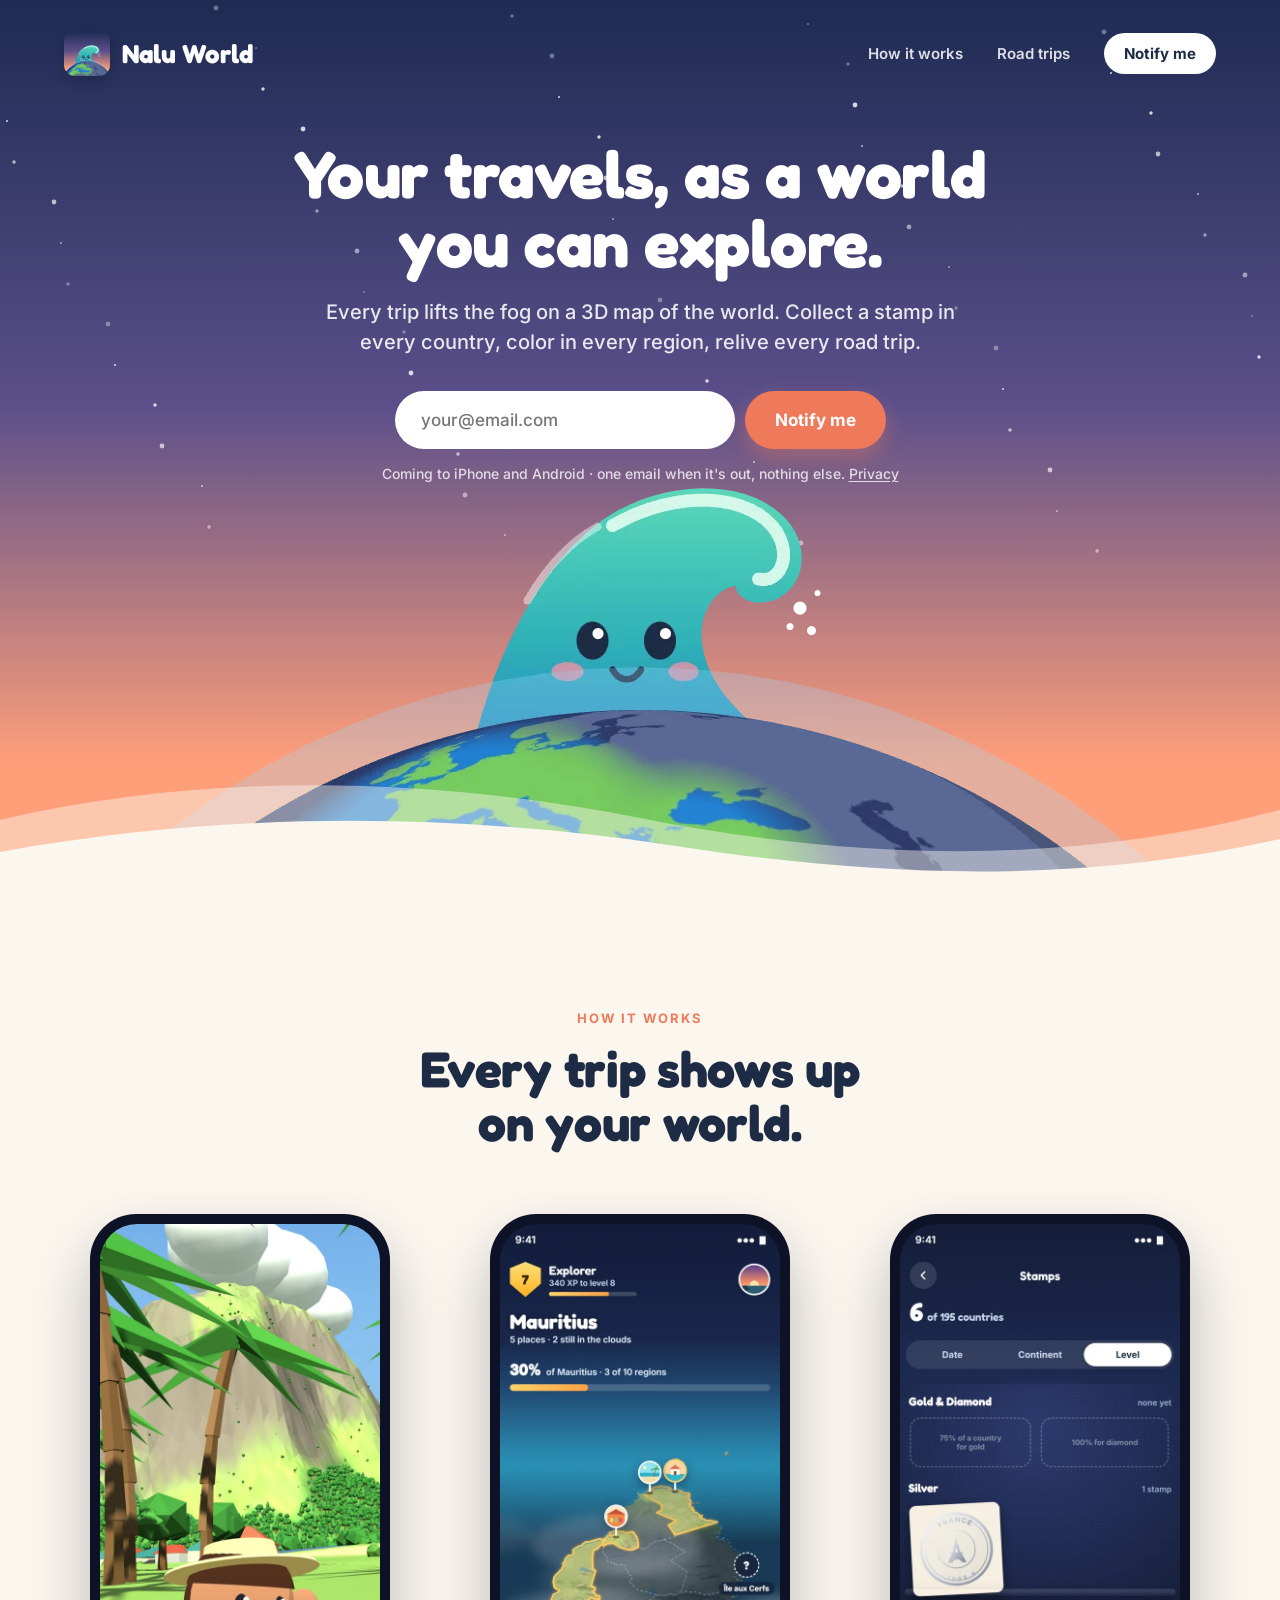
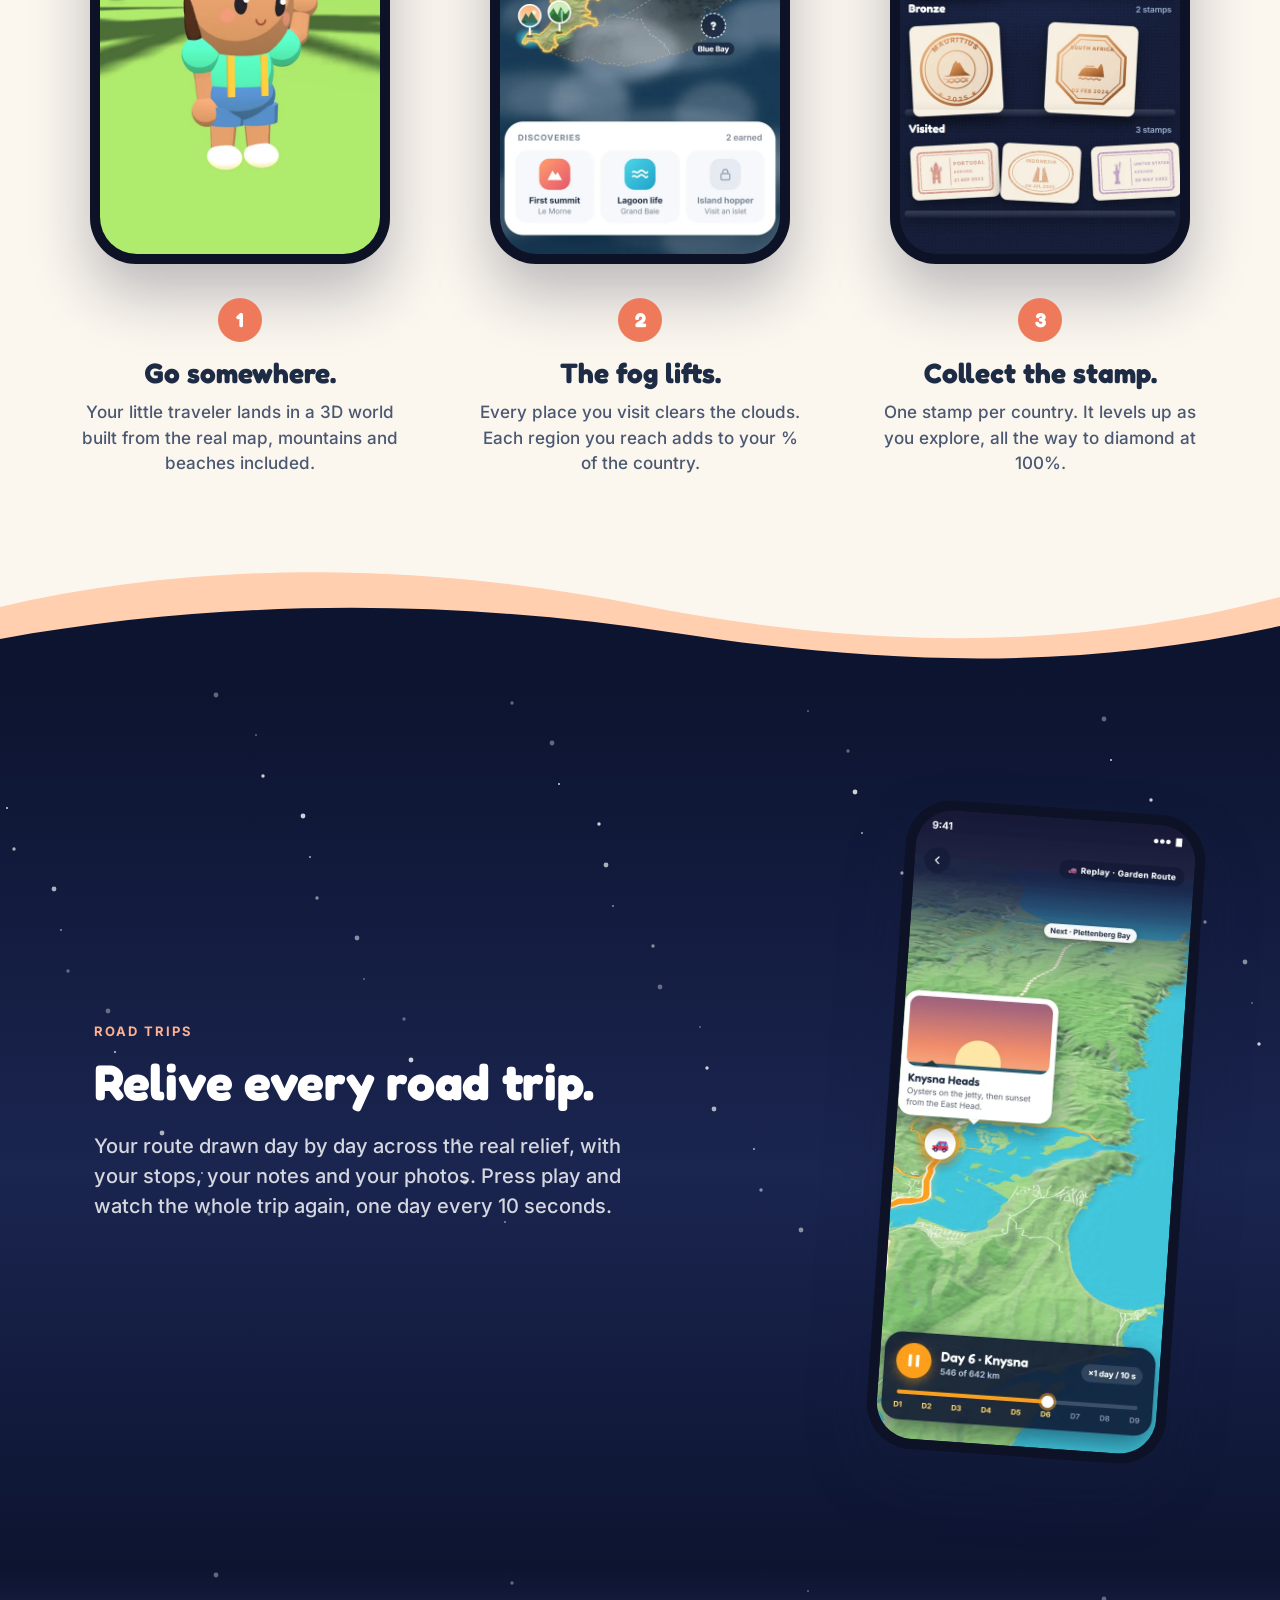
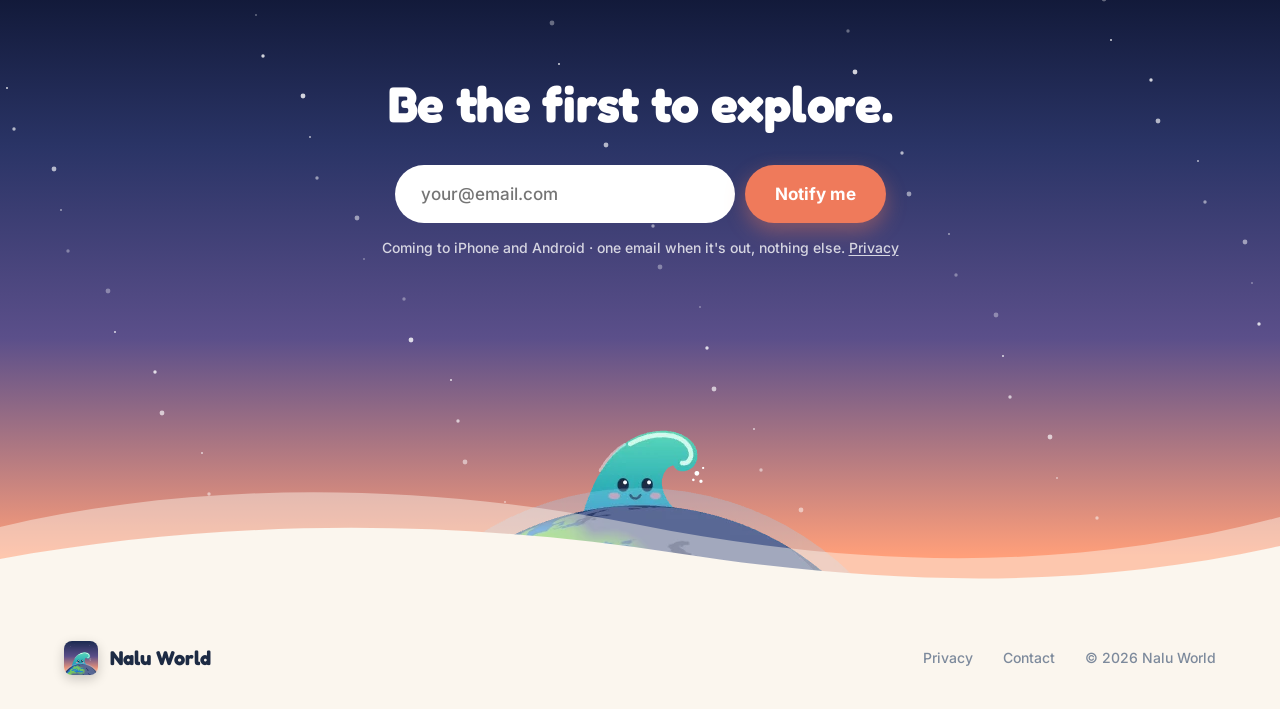
<file: index.html>
<!doctype html>
<html lang="en">
<head>
<meta charset="utf-8">
<meta name="viewport" content="width=device-width, initial-scale=1">
<title>Nalu World · Your travels, as a world you can explore</title>
<meta name="description" content="Every trip lifts the fog on a 3D map of the world. Collect a stamp in every country, color in every region, relive every road trip. Coming to iPhone and Android.">
<link rel="icon" type="image/png" href="img/favicon.png">
<link rel="apple-touch-icon" href="img/apple-touch-icon.png">
<meta property="og:title" content="Nalu World">
<meta property="og:description" content="Your travels, as a world you can explore. Coming to iPhone and Android.">
<meta property="og:image" content="https://naluworld.com/img/icon-512.png">
<link rel="stylesheet" href="fonts/fonts.css">
<style>
  :root{--navy:#1d2b44;--night:#0d1430;--cream:#fbf6ee;--coral:#ef7a5b;--ink:#4a5872;--dawn:linear-gradient(180deg,#1d2b52 0%,#5b4f8a 45%,#ff9f7a 85%)}
  *{box-sizing:border-box}
  html{scroll-behavior:smooth}
  body{margin:0;font-family:Inter,system-ui,sans-serif;color:var(--navy);background:var(--cream);-webkit-font-smoothing:antialiased}
  img{display:block;max-width:100%}
  a{color:inherit;text-decoration:none}
  section{position:relative;overflow:hidden}
  .stars{position:absolute;inset:0 0 auto 0;height:560px;background:url(img/stars.svg) center top/1440px 560px repeat-x;pointer-events:none}
  .wave{position:absolute;left:0;right:0;bottom:-1px;width:100%;height:130px;z-index:3;pointer-events:none}
  h1{margin:0;font:700 66px/1.04 Fredoka,sans-serif;letter-spacing:-.5px}
  h2{margin:0;font:700 50px/1.08 Fredoka,sans-serif;letter-spacing:-.3px}
  h3{margin:0;font:700 28px Fredoka,sans-serif}
  .sub{font:500 20px/1.5 Inter,sans-serif}
  .eyebrow{font:700 13px Inter,sans-serif;letter-spacing:2px;color:var(--coral);margin-bottom:16px}

  /* header */
  header{position:absolute;left:0;right:0;top:0;z-index:5;display:flex;align-items:center;justify-content:space-between;padding:30px 64px;color:#fff}
  .brand{display:flex;align-items:center;gap:12px;font:700 26px Fredoka,sans-serif}
  .brand img{width:46px;height:46px;border-radius:11px;box-shadow:0 4px 12px rgba(0,0,0,.2)}
  nav{display:flex;align-items:center;gap:34px;font:600 15px Inter,sans-serif}
  nav a:not(.pill){color:rgba(255,255,255,.85)}
  .pill{padding:11px 20px;border-radius:999px;font:700 15px Inter,sans-serif;background:#fff;color:var(--navy)}

  /* waitlist form */
  .join{display:flex;gap:10px;margin-top:34px;justify-content:center}
  .join input{width:340px;height:58px;border-radius:999px;border:0;padding:0 26px;font:500 17px Inter,sans-serif;color:var(--navy);background:#fff;outline:none}
  .join input:focus{box-shadow:0 0 0 3px rgba(255,255,255,.55)}
  .join button{height:58px;padding:0 30px;border-radius:999px;border:0;background:var(--coral);color:#fff;font:700 17px Inter,sans-serif;cursor:pointer;box-shadow:0 8px 20px rgba(239,122,91,.4)}
  .join button:hover{filter:brightness(1.06)}
  .note{font:500 14px Inter,sans-serif;margin-top:16px;color:rgba(255,255,255,.78)}
  .note a{text-decoration:underline;text-underline-offset:2px}
  .done{display:none;font:600 18px Inter,sans-serif;margin-top:34px}
  .joined .join{display:none}.joined .done{display:block}
  .trap{position:absolute;left:-9999px;width:1px;height:1px;opacity:0}
  .err{font:600 15px Inter,sans-serif;margin:14px 0 0;color:#fff}
  .join button:disabled{opacity:.7;cursor:default}

  /* 1. top */
  .hero{height:900px;background:var(--dawn);text-align:center;color:#fff}
  .hero .copy{position:relative;z-index:2;padding-top:140px}
  .hero .sub{color:rgba(255,255,255,.88);max-width:660px;margin:20px auto 0}
  .hero .art{position:absolute;left:50%;bottom:-310px;width:1600px;max-width:none;transform:translateX(-50%);z-index:1}

  /* 2. how it works */
  .how{padding:110px 24px 210px;text-align:center}
  .steps{display:flex;justify-content:center;gap:70px;margin-top:64px}
  .step{width:330px;display:flex;flex-direction:column;align-items:center}
  .phone{width:300px;aspect-ratio:300/650;border-radius:46px;background:#0d1226;padding:10px;box-shadow:0 30px 60px rgba(21,29,56,.28)}
  .phone img{width:100%;height:100%;border-radius:37px;object-fit:cover}
  .num{width:44px;height:44px;border-radius:50%;background:var(--coral);color:#fff;font:700 20px Fredoka,sans-serif;display:grid;place-items:center;margin:34px 0 14px}
  .step p{font:500 17px/1.5 Inter,sans-serif;color:var(--ink);margin:10px 0 0}

  /* 3. road trips */
  .road{background:linear-gradient(180deg,#0d1430 0%,#1a2550 55%,#0d1430 100%);color:#fff;padding:120px 0 110px}
  .road .inner{position:relative;z-index:2;max-width:1140px;margin:0 auto;padding:0 24px;display:flex;align-items:center;justify-content:space-between;gap:60px}
  .road .text{max-width:560px}
  .road .eyebrow{color:#ffb08f}
  .road .sub{color:rgba(255,255,255,.82);margin-top:22px}
  .road .phone{transform:rotate(4deg);flex:none}

  /* 4. last call */
  .last{height:640px;background:linear-gradient(180deg,#0d1430 0%,#2a3466 28%,#5b4f8a 58%,#ff9f7a 92%);text-align:center;color:#fff}
  .last .copy{position:relative;z-index:2;padding-top:110px}
  .last .art{position:absolute;left:50%;bottom:-320px;width:700px;max-width:none;transform:translateX(-50%);z-index:1}

  footer{display:flex;justify-content:space-between;align-items:center;padding:34px 64px;font:500 14px Inter,sans-serif;color:#7d8a9c}
  footer .brand{color:var(--navy);font-size:20px}
  footer .brand img{width:34px;height:34px;border-radius:8px}
  footer .links{display:flex;gap:30px}

  /* phones */
  @media (max-width:760px){
    header{padding:18px 16px}
    .brand{font-size:21px;gap:10px}.brand img{width:38px;height:38px;border-radius:9px}
    nav a:not(.pill){display:none}
    .pill{padding:9px 16px;font-size:14px}
    h1{font-size:40px}
    h2{font-size:34px}
    h3{font-size:24px}
    .sub{font-size:17px}
    .hero{height:auto;min-height:760px;padding:0 16px}
    .hero .copy{padding-top:112px}
    .join{flex-direction:column;align-items:stretch;max-width:420px;margin-left:auto;margin-right:auto;margin-top:26px}
    .join input,.join button{width:100%;height:54px}
    .hero .art{width:900px;bottom:-175px}
    .wave{height:70px}
    .how{padding:70px 16px 150px}
    .steps{flex-direction:column;align-items:center;gap:56px;margin-top:44px}
    .step{width:100%;max-width:340px}
    .phone{width:240px;border-radius:38px;padding:8px}
    .phone img{border-radius:31px}
    .road{padding:70px 0 80px}
    .road .inner{flex-direction:column;text-align:center;gap:44px;padding:0 16px}
    .last{height:600px;padding:0 16px}
    .last .copy{padding-top:80px}
    .last .art{width:560px;bottom:-256px}
    footer{flex-direction:column;gap:18px;padding:28px 16px}
    footer .links{gap:22px}
  }
</style>
</head>
<body>

<section class="hero">
  <div class="stars"></div>
  <header>
    <a class="brand" href="#"><img src="img/icon-512.png" alt="">Nalu World</a>
    <nav><a href="#how">How it works</a><a href="#road-trips">Road trips</a><a class="pill" href="#join">Notify me</a></nav>
  </header>
  <div class="copy" id="join">
    <h1>Your travels, as a world<br>you can explore.</h1>
    <p class="sub">Every trip lifts the fog on a 3D map of the world. Collect a stamp in every country, color in every region, relive every road trip.</p>
    <div class="signup">
      <form class="join" data-source="hero"><input type="email" name="email" placeholder="your@email.com" aria-label="Your email" autocomplete="email" maxlength="254" required><input class="trap" type="text" name="website" tabindex="-1" autocomplete="off" aria-hidden="true"><button type="submit">Notify me</button></form>
      <p class="done" role="status">You're on the list. See you at launch.</p>
      <p class="err" role="alert" hidden>That didn't go through. Try again in a moment.</p>
    </div>
    <p class="note">Coming to iPhone and Android · one email when it's out, nothing else. <a href="privacy.html#waitlist">Privacy</a></p>
  </div>
  <img class="art" src="img/hero-world.webp" alt="Nalu, a little wave, sitting on top of the world">
  <svg class="wave" viewBox="0 0 1440 130" preserveAspectRatio="none"><path d="M0 49 C 220 3 470 3 720 47 S 1210 94 1440 39 L1440 130 L0 130 Z" fill="#fbf6ee" opacity=".45"/><path d="M0 81 C 260 39 520 42 760 75 S 1220 112 1440 68 L1440 130 L0 130 Z" fill="#fbf6ee"/></svg>
</section>

<section class="how" id="how">
  <div class="eyebrow">HOW IT WORKS</div>
  <h2>Every trip shows up<br>on your world.</h2>
  <div class="steps">
    <div class="step"><div class="phone"><img src="img/screen-world.webp" alt="A little traveler in front of Le Morne, in 3D" loading="lazy"></div><div class="num">1</div><h3>Go somewhere.</h3>
      <p>Your little traveler lands in a 3D world built from the real map, mountains and beaches included.</p></div>
    <div class="step"><div class="phone"><img src="img/screen-fog.webp" alt="Mauritius, 30% explored, 3 of 10 regions" loading="lazy"></div><div class="num">2</div><h3>The fog lifts.</h3>
      <p>Every place you visit clears the clouds. Each region you reach adds to your % of the country.</p></div>
    <div class="step"><div class="phone"><img src="img/screen-stamps.webp" alt="A collection of country stamps sorted by level" loading="lazy"></div><div class="num">3</div><h3>Collect the stamp.</h3>
      <p>One stamp per country. It levels up as you explore, all the way to diamond at 100%.</p></div>
  </div>
  <svg class="wave" viewBox="0 0 1440 130" preserveAspectRatio="none"><path d="M0 49 C 220 3 470 3 720 47 S 1210 94 1440 39 L1440 130 L0 130 Z" fill="#ffcfb0"/><path d="M0 81 C 260 39 520 42 760 75 S 1220 112 1440 68 L1440 130 L0 130 Z" fill="#0d1430"/></svg>
</section>

<section class="road" id="road-trips">
  <div class="stars"></div>
  <div class="inner">
    <div class="text">
      <div class="eyebrow">ROAD TRIPS</div>
      <h2>Relive every road trip.</h2>
      <p class="sub">Your route drawn day by day across the real relief, with your stops, your notes and your photos. Press play and watch the whole trip again, one day every 10 seconds.</p>
    </div>
    <div class="phone"><img src="img/screen-replay.webp" alt="A road trip replay along the Garden Route, day 6" loading="lazy"></div>
  </div>
</section>

<section class="last">
  <div class="stars"></div>
  <div class="copy">
    <h2>Be the first to explore.</h2>
    <div class="signup">
      <form class="join" data-source="end"><input type="email" name="email" placeholder="your@email.com" aria-label="Your email" autocomplete="email" maxlength="254" required><input class="trap" type="text" name="website" tabindex="-1" autocomplete="off" aria-hidden="true"><button type="submit">Notify me</button></form>
      <p class="done" role="status">You're on the list. See you at launch.</p>
      <p class="err" role="alert" hidden>That didn't go through. Try again in a moment.</p>
    </div>
    <p class="note">Coming to iPhone and Android · one email when it's out, nothing else. <a href="privacy.html#waitlist">Privacy</a></p>
  </div>
  <img class="art" src="img/cta-world.webp" alt="" loading="lazy">
  <svg class="wave" viewBox="0 0 1440 130" preserveAspectRatio="none"><path d="M0 49 C 220 3 470 3 720 47 S 1210 94 1440 39 L1440 130 L0 130 Z" fill="#fbf6ee" opacity=".45"/><path d="M0 81 C 260 39 520 42 760 75 S 1220 112 1440 68 L1440 130 L0 130 Z" fill="#fbf6ee"/></svg>
</section>

<footer>
  <a class="brand" href="#"><img src="img/icon-512.png" alt="">Nalu World</a>
  <div class="links"><a href="privacy.html">Privacy</a><a href="mailto:hello@naluworld.com">Contact</a><span>© 2026 Nalu World</span></div>
</footer>

<script>
  // The waitlist writes to its own table in the Supabase project Loop (site/supabase/01-waitlist.sql).
  // The publishable key is public by design: the table only accepts new rows and cannot be read.
  const SUPABASE_URL = 'https://ttqoliuvnjctbbrjusdx.supabase.co';
  const SUPABASE_KEY = 'sb_publishable_I9esUKGVDgQ6oioAAyA_hg_u84i3osZ';
  const ref = new URLSearchParams(location.search).get('ref');
  document.querySelectorAll('form.join').forEach(form => form.addEventListener('submit', async e => {
    e.preventDefault();
    const box = form.closest('.signup'), err = box.querySelector('.err'), button = form.querySelector('button');
    err.hidden = true;
    // A field nobody sees. Filled in, it is a robot: act as if it went through, send nothing.
    if (form.website.value) { box.classList.add('joined'); return; }
    const email = form.email.value.trim();
    if (!email) return;
    button.disabled = true; button.textContent = 'Sending…';
    try {
      const res = await fetch(SUPABASE_URL + '/rest/v1/nalu_waitlist', {
        method: 'POST',
        headers: { apikey: SUPABASE_KEY, 'Content-Type': 'application/json', Prefer: 'return=minimal' },
        body: JSON.stringify({ email, source: (form.dataset.source + (ref ? ':' + ref : '')).slice(0, 60) })
      });
      // 409: already on the list. For the person it is the same good news.
      if (!res.ok && res.status !== 409) throw new Error(res.status);
      box.classList.add('joined');
    } catch (_) {
      err.hidden = false;
    } finally {
      button.disabled = false; button.textContent = 'Notify me';
    }
  }));
</script>
</body>
</html>
</file>
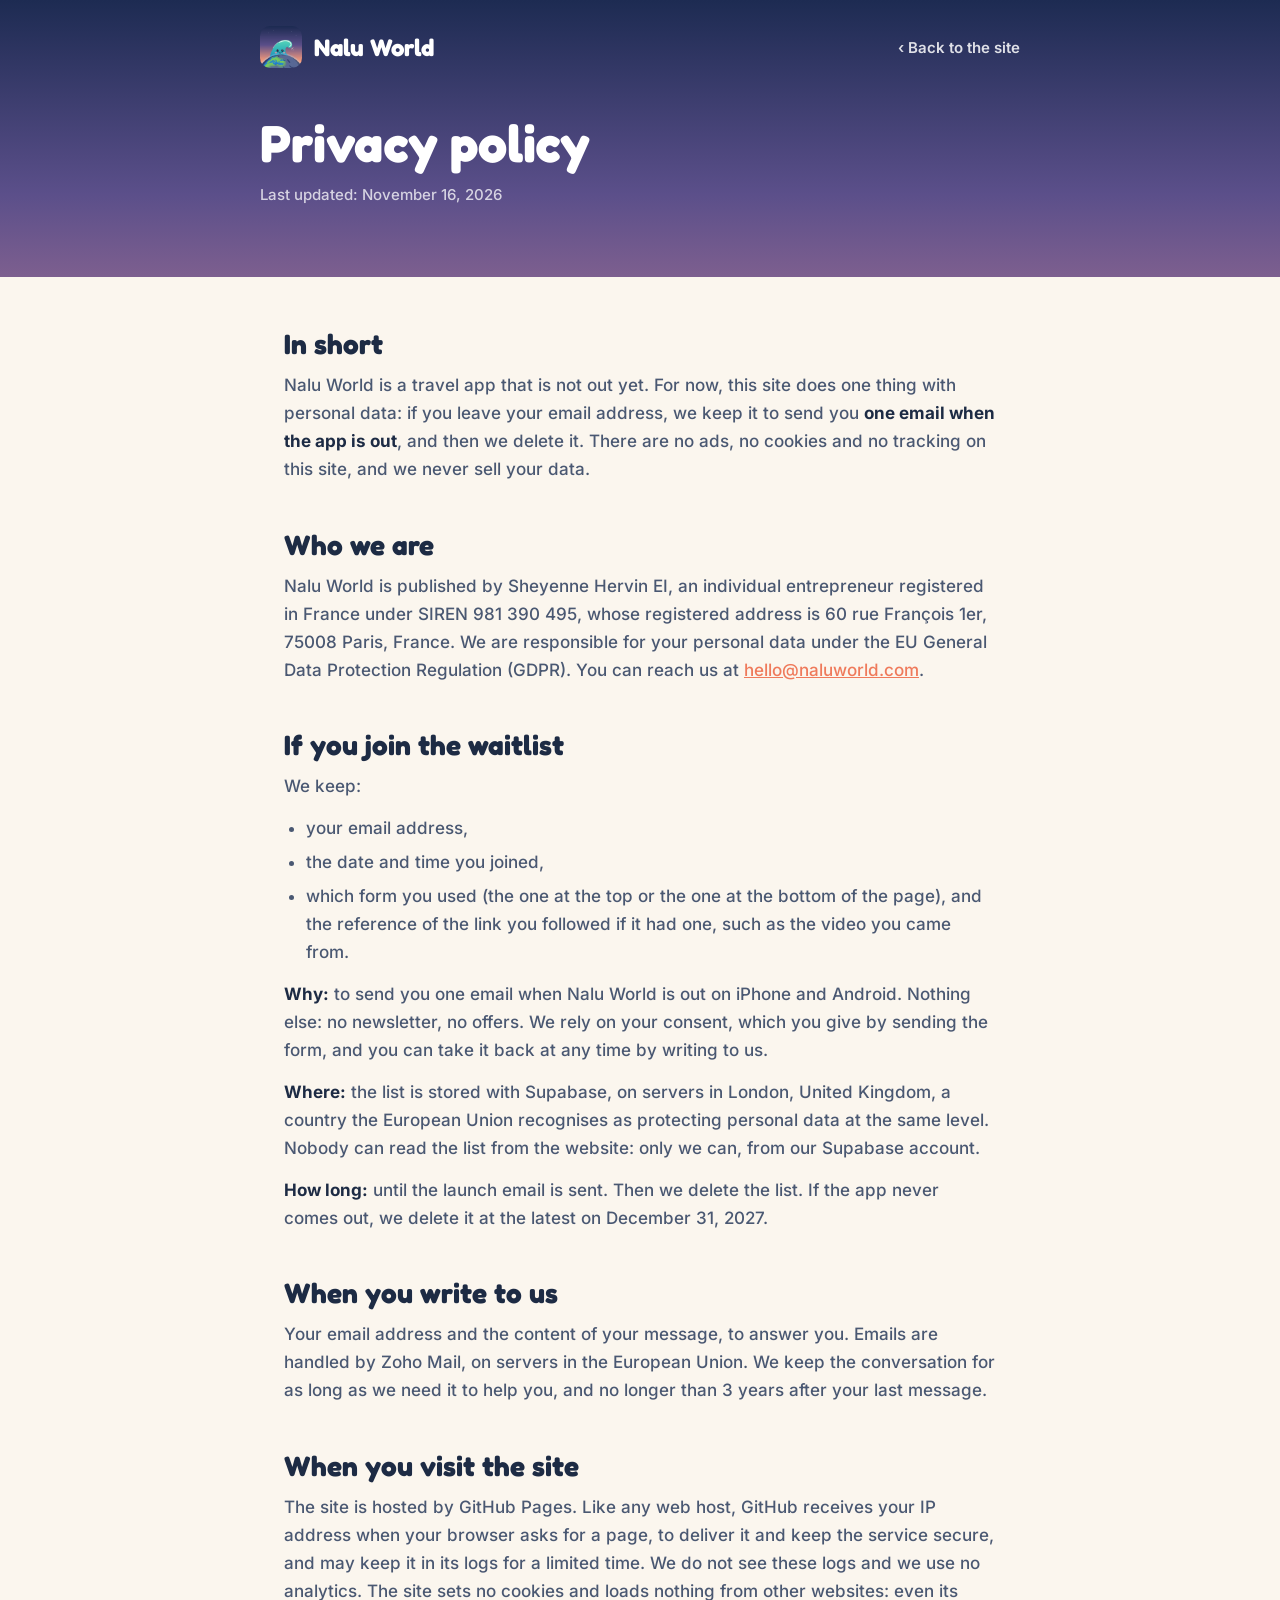
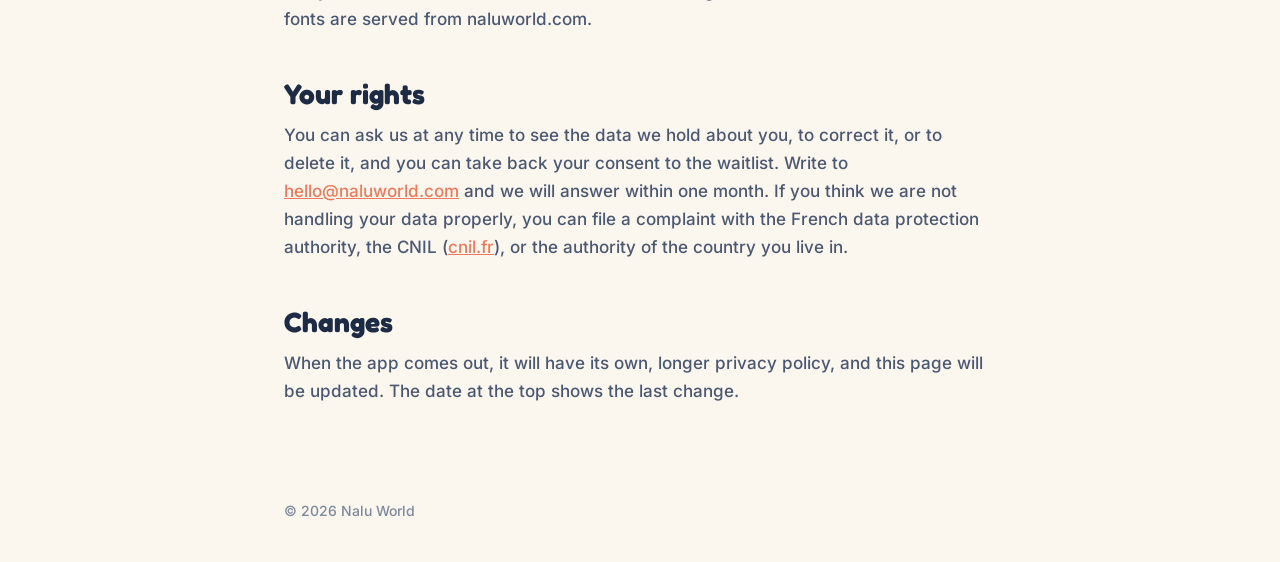
<file: privacy.html>
<!doctype html>
<html lang="en">
<head>
<meta charset="utf-8">
<meta name="viewport" content="width=device-width, initial-scale=1">
<title>Privacy policy · Nalu World</title>
<meta name="description" content="What naluworld.com collects, why, where it goes, and how to get it deleted.">
<link rel="icon" type="image/png" href="img/favicon.png">
<link rel="apple-touch-icon" href="img/apple-touch-icon.png">
<link rel="stylesheet" href="fonts/fonts.css">
<style>
  :root{--navy:#1d2b44;--ink:#4a5872;--cream:#fbf6ee;--coral:#ef7a5b}
  *{box-sizing:border-box}
  body{margin:0;font:500 17px/1.65 Inter,system-ui,sans-serif;color:var(--ink);background:var(--cream);-webkit-font-smoothing:antialiased}
  a{color:var(--coral)}
  .top{background:linear-gradient(180deg,#1d2b52 0%,#5b4f8a 70%,#7d5f8f 100%);padding:26px 24px 70px;color:#fff}
  .bar{max-width:760px;margin:0 auto;display:flex;align-items:center;justify-content:space-between}
  .brand{display:flex;align-items:center;gap:12px;font:700 24px Fredoka,sans-serif;color:#fff;text-decoration:none}
  .brand img{width:42px;height:42px;border-radius:10px}
  .back{color:rgba(255,255,255,.85);font:600 15px Inter,sans-serif;text-decoration:none}
  h1{max-width:760px;margin:48px auto 0;font:700 52px/1.05 Fredoka,sans-serif}
  .updated{max-width:760px;margin:12px auto 0;color:rgba(255,255,255,.75);font-size:15px}
  main{max-width:760px;margin:0 auto;padding:50px 24px 80px}
  h2{font:700 28px Fredoka,sans-serif;color:var(--navy);margin:44px 0 10px}
  h2:first-child{margin-top:0}
  p,ul{margin:0 0 14px}
  ul{padding-left:22px}
  li{margin-bottom:6px}
  b{color:var(--navy)}
  footer{max-width:760px;margin:0 auto;padding:0 24px 40px;font-size:14px;color:#7d8a9c}
  @media (max-width:760px){h1{font-size:38px;margin-top:36px}.top{padding:18px 16px 50px}main{padding:36px 16px 60px}h2{font-size:24px}}
</style>
</head>
<body>
<div class="top">
  <div class="bar"><a class="brand" href="./"><img src="img/icon-512.png" alt="">Nalu World</a><a class="back" href="./">‹ Back to the site</a></div>
  <h1>Privacy policy</h1>
  <p class="updated">Last updated: November 16, 2026</p>
</div>
<main>
  <h2>In short</h2>
  <p>Nalu World is a travel app that is not out yet. For now, this site does one thing with personal data: if you leave your email address, we keep it to send you <b>one email when the app is out</b>, and then we delete it. There are no ads, no cookies and no tracking on this site, and we never sell your data.</p>

  <h2>Who we are</h2>
  <p>Nalu World is published by Sheyenne Hervin EI, an individual entrepreneur registered in France under SIREN 981 390 495, whose registered address is 60 rue François 1er, 75008 Paris, France. We are responsible for your personal data under the EU General Data Protection Regulation (GDPR). You can reach us at <a href="mailto:hello@naluworld.com">hello@naluworld.com</a>.</p>

  <h2 id="waitlist">If you join the waitlist</h2>
  <p>We keep:</p>
  <ul>
    <li>your email address,</li>
    <li>the date and time you joined,</li>
    <li>which form you used (the one at the top or the one at the bottom of the page), and the reference of the link you followed if it had one, such as the video you came from.</li>
  </ul>
  <p><b>Why:</b> to send you one email when Nalu World is out on iPhone and Android. Nothing else: no newsletter, no offers. We rely on your consent, which you give by sending the form, and you can take it back at any time by writing to us.</p>
  <p><b>Where:</b> the list is stored with Supabase, on servers in London, United Kingdom, a country the European Union recognises as protecting personal data at the same level. Nobody can read the list from the website: only we can, from our Supabase account.</p>
  <p><b>How long:</b> until the launch email is sent. Then we delete the list. If the app never comes out, we delete it at the latest on December 31, 2027.</p>

  <h2>When you write to us</h2>
  <p>Your email address and the content of your message, to answer you. Emails are handled by Zoho Mail, on servers in the European Union. We keep the conversation for as long as we need it to help you, and no longer than 3 years after your last message.</p>

  <h2>When you visit the site</h2>
  <p>The site is hosted by GitHub Pages. Like any web host, GitHub receives your IP address when your browser asks for a page, to deliver it and keep the service secure, and may keep it in its logs for a limited time. We do not see these logs and we use no analytics. The site sets no cookies and loads nothing from other websites: even its fonts are served from naluworld.com.</p>

  <h2>Your rights</h2>
  <p>You can ask us at any time to see the data we hold about you, to correct it, or to delete it, and you can take back your consent to the waitlist. Write to <a href="mailto:hello@naluworld.com">hello@naluworld.com</a> and we will answer within one month. If you think we are not handling your data properly, you can file a complaint with the French data protection authority, the CNIL (<a href="https://www.cnil.fr">cnil.fr</a>), or the authority of the country you live in.</p>

  <h2>Changes</h2>
  <p>When the app comes out, it will have its own, longer privacy policy, and this page will be updated. The date at the top shows the last change.</p>
</main>
<footer>© 2026 Nalu World</footer>
</body>
</html>
</file>
<file: fonts/fonts.css>
/* latin */
@font-face {
  font-family: 'Fredoka';
  font-style: normal;
  font-weight: 600;
  font-stretch: 100%;
  font-display: swap;
  src: url(f1.woff2) format('woff2');
  unicode-range: U+0000-00FF, U+0131, U+0152-0153, U+02BB-02BC, U+02C6, U+02DA, U+02DC, U+0304, U+0308, U+0329, U+2000-206F, U+20AC, U+2122, U+2191, U+2193, U+2212, U+2215, U+FEFF, U+FFFD;
}
/* latin */
@font-face {
  font-family: 'Fredoka';
  font-style: normal;
  font-weight: 700;
  font-stretch: 100%;
  font-display: swap;
  src: url(f1.woff2) format('woff2');
  unicode-range: U+0000-00FF, U+0131, U+0152-0153, U+02BB-02BC, U+02C6, U+02DA, U+02DC, U+0304, U+0308, U+0329, U+2000-206F, U+20AC, U+2122, U+2191, U+2193, U+2212, U+2215, U+FEFF, U+FFFD;
}
/* latin */
@font-face {
  font-family: 'Inter';
  font-style: normal;
  font-weight: 400;
  font-display: swap;
  src: url(f2.woff2) format('woff2');
  unicode-range: U+0000-00FF, U+0131, U+0152-0153, U+02BB-02BC, U+02C6, U+02DA, U+02DC, U+0304, U+0308, U+0329, U+2000-206F, U+20AC, U+2122, U+2191, U+2193, U+2212, U+2215, U+FEFF, U+FFFD;
}
/* latin */
@font-face {
  font-family: 'Inter';
  font-style: normal;
  font-weight: 500;
  font-display: swap;
  src: url(f2.woff2) format('woff2');
  unicode-range: U+0000-00FF, U+0131, U+0152-0153, U+02BB-02BC, U+02C6, U+02DA, U+02DC, U+0304, U+0308, U+0329, U+2000-206F, U+20AC, U+2122, U+2191, U+2193, U+2212, U+2215, U+FEFF, U+FFFD;
}
/* latin */
@font-face {
  font-family: 'Inter';
  font-style: normal;
  font-weight: 600;
  font-display: swap;
  src: url(f2.woff2) format('woff2');
  unicode-range: U+0000-00FF, U+0131, U+0152-0153, U+02BB-02BC, U+02C6, U+02DA, U+02DC, U+0304, U+0308, U+0329, U+2000-206F, U+20AC, U+2122, U+2191, U+2193, U+2212, U+2215, U+FEFF, U+FFFD;
}
/* latin */
@font-face {
  font-family: 'Inter';
  font-style: normal;
  font-weight: 700;
  font-display: swap;
  src: url(f2.woff2) format('woff2');
  unicode-range: U+0000-00FF, U+0131, U+0152-0153, U+02BB-02BC, U+02C6, U+02DA, U+02DC, U+0304, U+0308, U+0329, U+2000-206F, U+20AC, U+2122, U+2191, U+2193, U+2212, U+2215, U+FEFF, U+FFFD;
}
</file>
